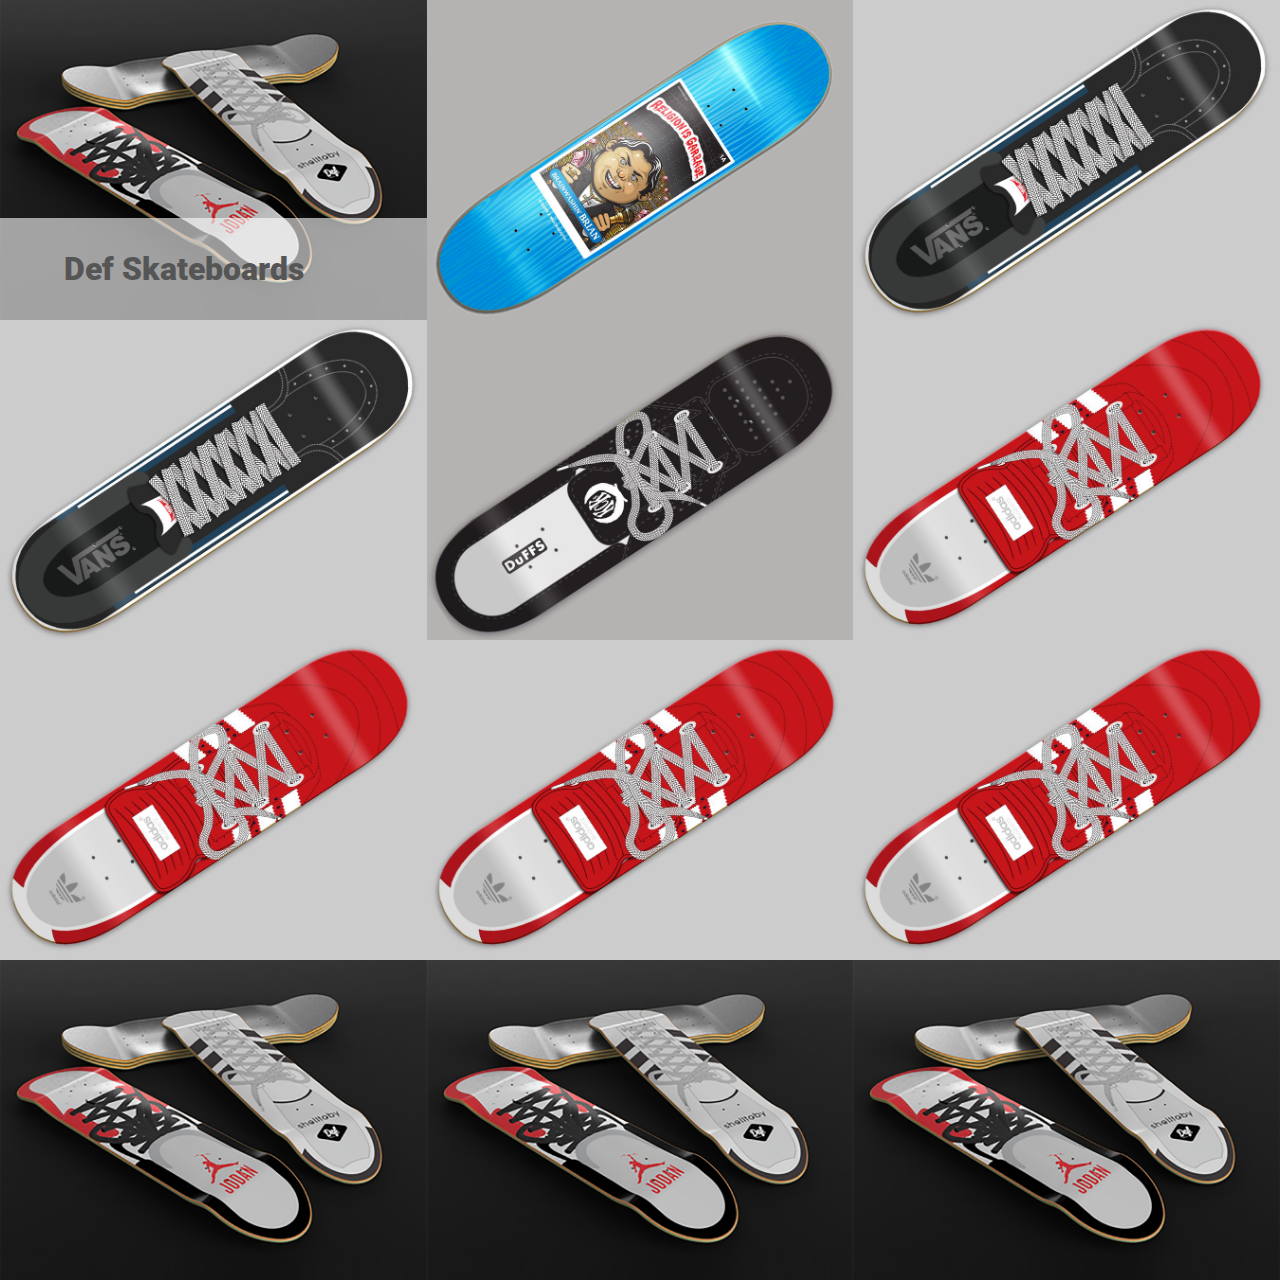
<file: index.html>
<!DOCTYPE html>
<html lang="en">
<head>
	<meta charset="UTF-8">
	<title>Skateboard Design</title>
	<link rel="stylesheet" href="styles.css">
	<meta name="viewport" content="width=device-width, initial-scale=1">
	<link href='https://fonts.googleapis.com/css?family=Roboto:400,900,400italic' rel='stylesheet' type='text/css'>
</head>

<body>

<ul class="gallery">

<li>
	<div class="item">	
		<a href="Def_Skateboards.html" target=""><img src="images/defboards.png" alt="skateboard design" > 
		<span>Def Skateboards</span></a>
	</div>
</li>

<li>
	<div class="item">
		<a href="Eshe_Skateboards.html" target=""><img src="images/eshe.jpg" alt="skateboard design" > 
		<span>Eshe Skateboards</span></a>
	</div>
</li>

<li>
	<div class="item">	
		<img src="images/vans.jpg" alt="skateboard design">
		<span>Vans Shoes</span>
	</div>
</li>



<li>
	<div class="item">
		<img src="images/vans.jpg" alt="skateboard design">
		<span>Vans Shoes</span>
	</div>
</li>	

<li>
	<div class="item">	
		<img src="images/duffs.jpg" alt="skateboard design">
		<span>Duffs Shoes</span>
	</div>
</li>

<li>
	<div class="item">	
		<a href="busenitz.html" target=""><img src="images/busenitz.jpg" alt="skateboard design" > 
		<span>Adidas Busenitz</span></a>
	</div>
</li>

<li>
	<div class="item">	
		<a href="busenitz.html" target=""><img src="images/busenitz.jpg" alt="skateboard design" > 
		<span>Adidas Busenitz</span></a>
	</div>
</li>

<li>
	<div class="item">	
		<img src="images/busenitz.jpg" alt="skateboard design">
		<span>Adidas Busenitz</span>
	</div>
</li>

<li>
	<div class="item">	
		<img src="images/busenitz.jpg" alt="skateboard design">
		<span>Adidas Busenitz</span>
	</div>
</li>



<li>
	<div class="item">	
		<a href="images/defboards.png" target="_blank"><img src="images/defboards.png" alt="skateboard design" > 
		<span>Def Skateboards</span></a>
	</div>
</li>

<li>
	<div class="item">	
		<a href="images/defboards.png" target="_blank"><img src="images/defboards.png" alt="skateboard design" > 
		<span>Def Skateboards</span></a>
	</div>
</li>

<li>
	<div class="item">	
		<a href="images/defboards.png" target="_blank"><img src="images/defboards.png" alt="skateboard design" > 
		<span>Def Skateboards</span></a>
	</div>
</li>

</ul>	




	<div class="wrapper">
		
		<div class="container">

	

	</div> <!-- .container-->

		</div> <!-- .wrapper-->

		</body>
</html>
</file>
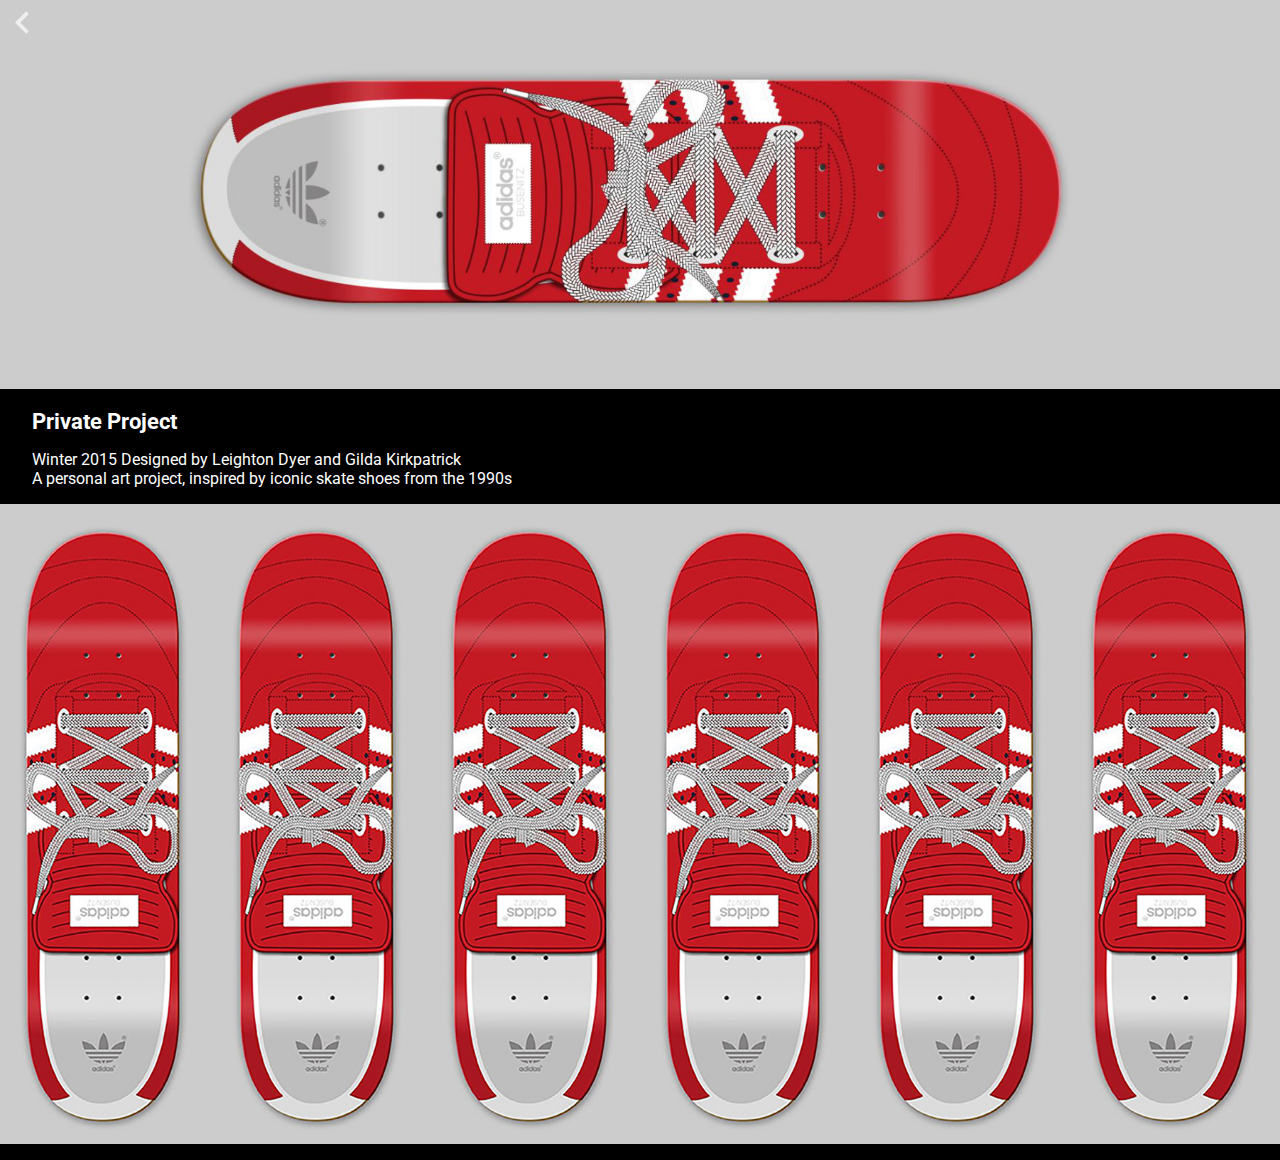
<file: busenitz.html>
<!DOCTYPE html>
<html lang="en">
<head>
	<meta charset="UTF-8">
	<title>Adidas Busenitz</title>
	<link rel="stylesheet" href="styles.css">
	<meta name="viewport" content="width=device-width, initial-scale=1">
	<link href='https://fonts.googleapis.com/css?family=Roboto:400,900,400italic' rel='stylesheet' type='text/css'>
</head>


<body>

	
	<div class="def">
		<a href="images/AdidasBusenitz.jpg" target="_blank"><img src="images/AdidasBusenitz.jpg" alt="Busenitz" > 

		<a class="back" href="index.html"><img src="images/backchevron.svg" height="auto" alt="home"></a>
	</div>

<div class="paragraph">

<h1>Private Project</h1>
<p>Winter 2015 Designed by Leighton Dyer and Gilda Kirkpatrick<br>
A personal art project, inspired by iconic skate shoes from the 1990s
</p>

</div>

<ul class="thumbs">
	<li><a href="#"><img src="images/AdidasBusenitztall.jpg" alt="def board"></a></li>
	<li><a href="#"><img src="images/AdidasBusenitztall.jpg" alt=""></a></li>
	<li><a href="#"><img src="images/AdidasBusenitztall.jpg" alt=""></a></li>
	<li><a href="#"><img src="images/AdidasBusenitztall.jpg" alt=""></a></li>
	<li><a href="#"><img src="images/AdidasBusenitztall.jpg" alt=""></a></li>
	<li><a href="#"><img src="images/AdidasBusenitztall.jpg" alt=""></a></li>
</ul>


</body>

</html>
</file>
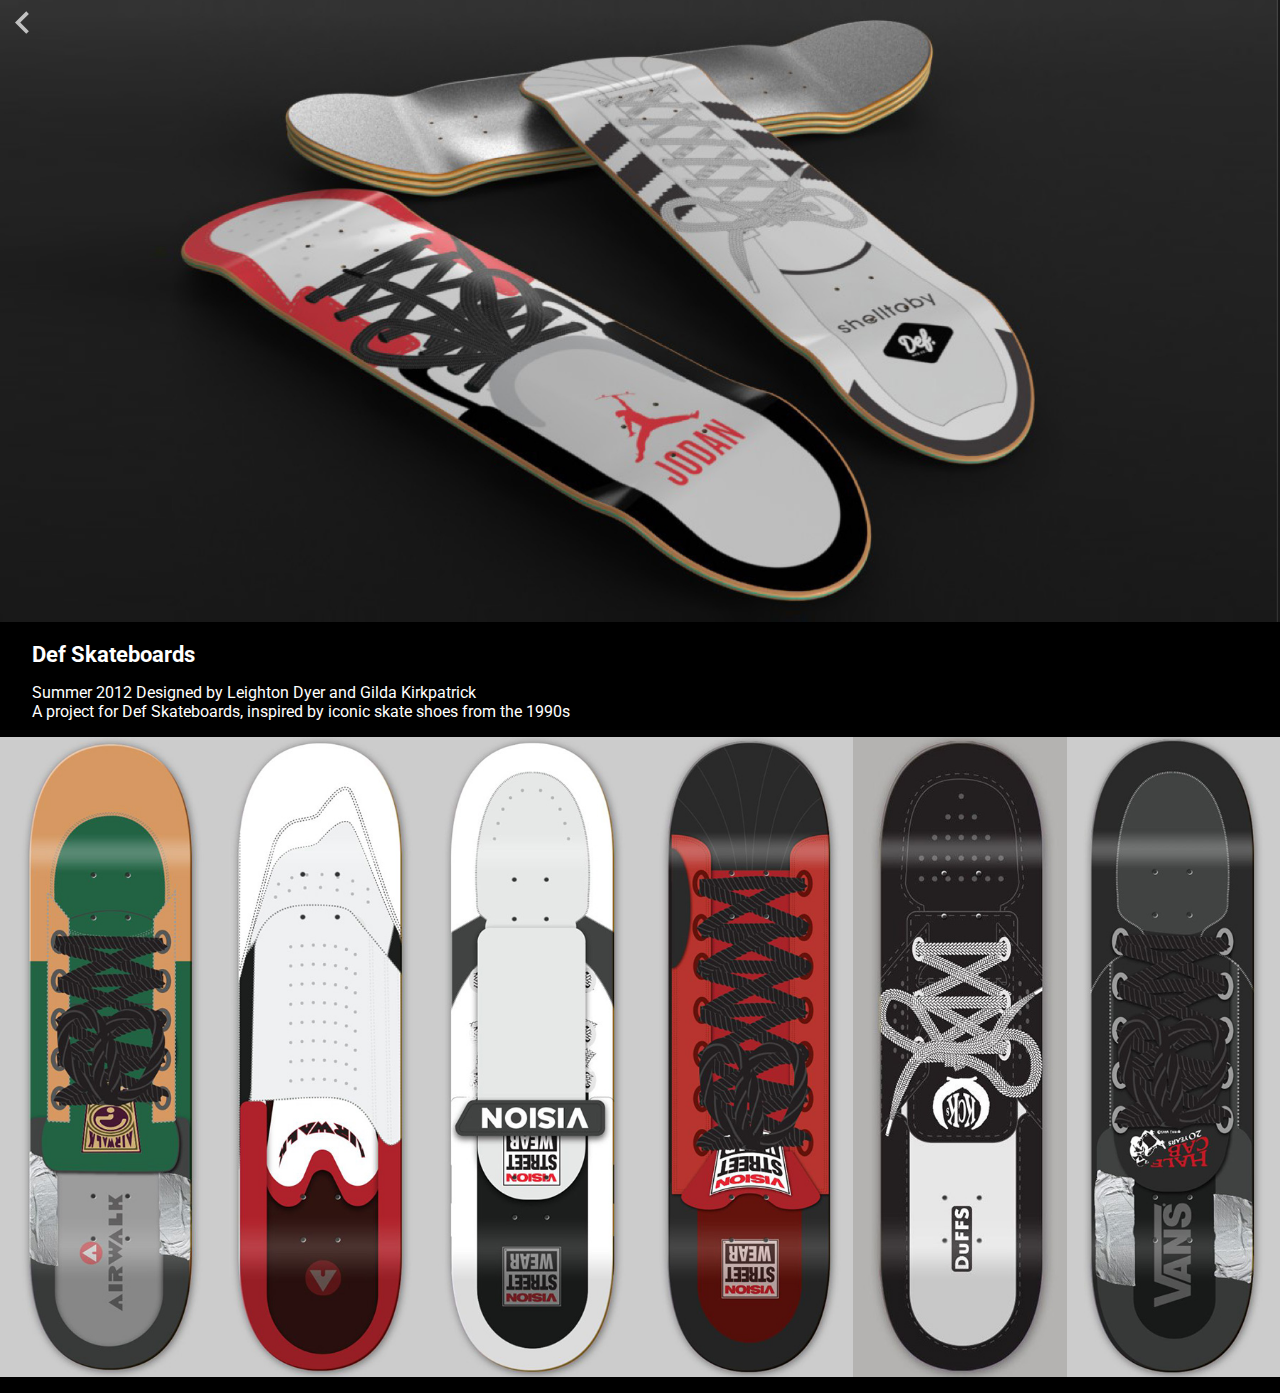
<file: Def_Skateboards.html>
<!DOCTYPE html>
<html lang="en">
<head>
	<meta charset="UTF-8">
	<title>Def Skateboards</title>
	<link rel="stylesheet" href="styles.css">
	<meta name="viewport" content="width=device-width, initial-scale=1">
	<link href='https://fonts.googleapis.com/css?family=Roboto:400,900,400italic' rel='stylesheet' type='text/css'>
</head>


<body>

	
	<div class="def">
		<a href="images/jodanShellToe2.jpg" target="_blank"><img src="images/jodanShellToe2.jpg" alt="def Designs" > 

		<a class="back" href="index.html"><img src="images/backchevron.svg" height="auto" alt="home"></a>
	</div>

<div class="paragraph">

<h1>Def Skateboards</h1>
<p>Summer 2012 Designed by Leighton Dyer and Gilda Kirkpatrick<br>
A project for Def Skateboards, inspired by iconic skate shoes from the 1990s
</p>

</div>	

<ul class="thumbs">
	<li><a href="#"><img src="images/AirwalkEnigmaTall.jpg" alt="def board"></a></li>
	<li><a href="#"><img src="images/AirwalkPrototypetall.jpg" alt=""></a></li>
	<li><a href="#"><img src="images/Visionstreet1tall.jpg" alt=""></a></li>
	<li><a href="#"><img src="images/visionLowTopTall.jpg" alt=""></a></li>
	<li><a href="#"><img src="images/DuffsKckTall.jpg" alt=""></a></li>
	<li><a href="#"><img src="images/vanscabtall.jpg" alt=""></a></li>
</ul>

</body>

</html>
</file>
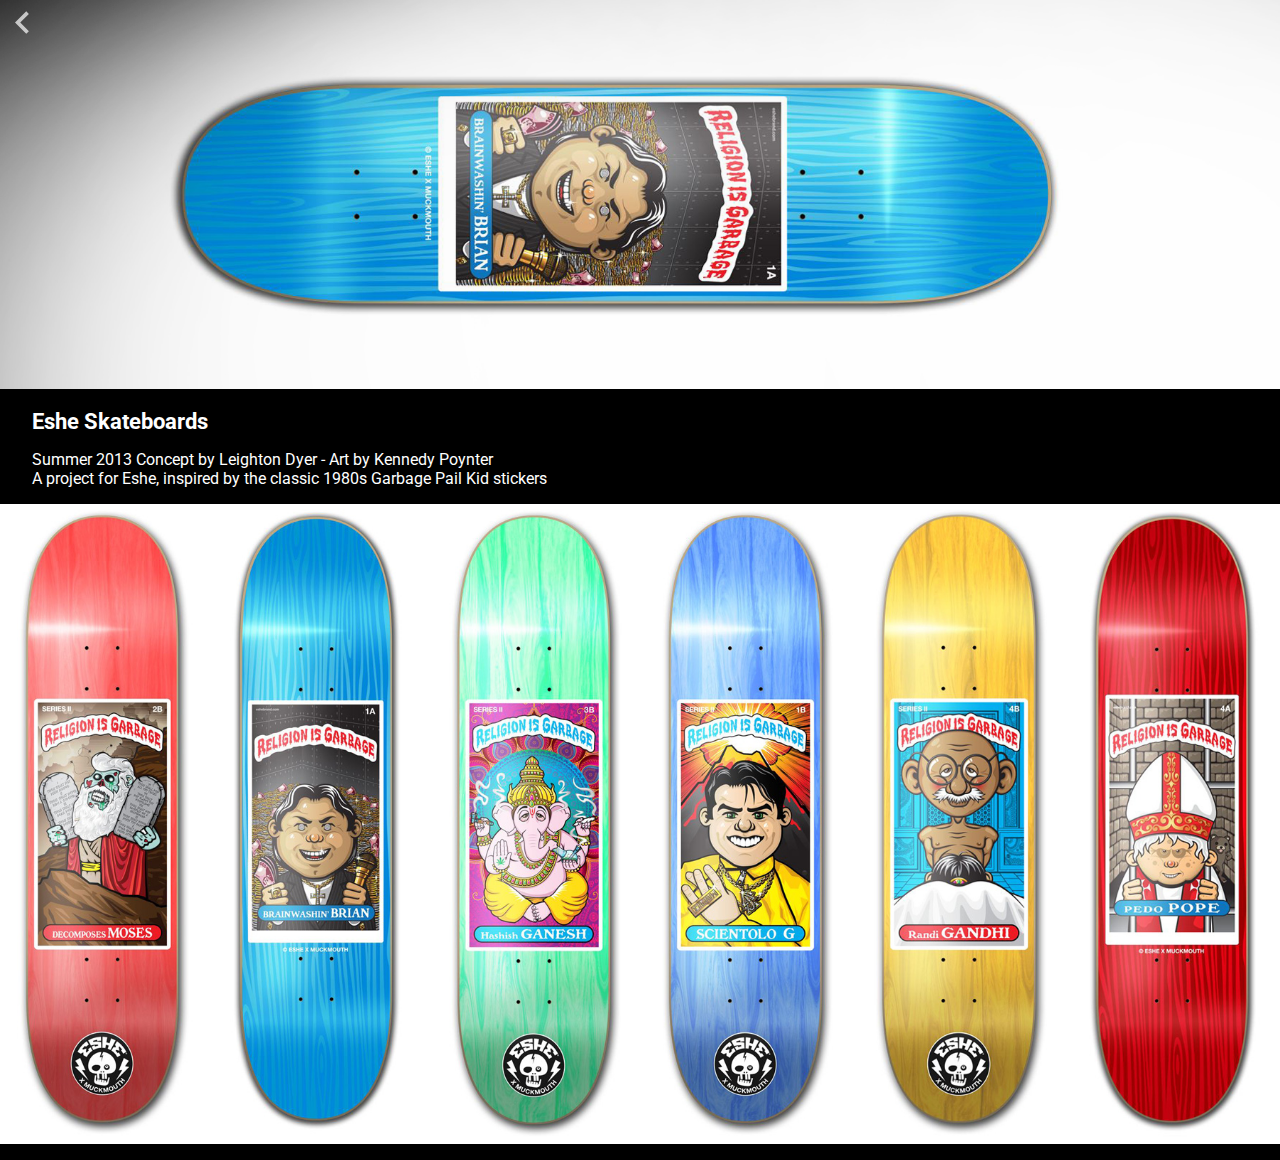
<file: Eshe_Skateboards.html>
<!DOCTYPE html>
<html lang="en">
<head>
	<meta charset="UTF-8">
	<title>Def Skateboards</title>
	<link rel="stylesheet" href="styles.css">
	<meta name="viewport" content="width=device-width, initial-scale=1">
	<link href='https://fonts.googleapis.com/css?family=Roboto:400,900,400italic' rel='stylesheet' type='text/css'>
</head>


<body>

	
	<div class="def">
		<a href="images/ReligionisGarbageHeader.jpg" target="_blank"><img src="images/ReligionisGarbageHeader.jpg" alt="eshe Designs" > 

		<a class="back" href="index.html"><img src="images/backchevron.svg" height="auto" alt="home"></a>
	</div>

<div class="paragraph">

<h1>Eshe Skateboards</h1>
<p>Summer 2013 Concept by Leighton Dyer - Art by Kennedy Poynter<br>
A project for Eshe, inspired by the classic 1980s Garbage Pail Kid stickers
</p>

</div>	

<ul class="thumbs">
	<li><a href="#"><img src="images/EsheTall1.jpg" alt="def board"></a></li>
	<li><a href="#"><img src="images/EsheTall2.jpg" alt=""></a></li>
	<li><a href="#"><img src="images/EsheTall7.jpg" alt=""></a></li>
	<li><a href="#"><img src="images/EsheTall4.jpg" alt=""></a></li>
	<li><a href="#"><img src="images/EsheTall5.jpg" alt=""></a></li>
	<li><a href="#"><img src="images/EsheTall6.jpg" alt=""></a></li>
</ul>

</body>

</html>
</file>
<file: styles.css>
body {
	margin:0;
	font-family: 'Roboto', sans-serif;
	background:#000000;
	color:#ffffff;
}

/* typography
------------------------------------------*/
h1{
	font-size: 1.4em;

}

.paragraph{
	margin-left: 2em;
}

/* Layout
------------------------------------------*/

img{
	max-width: 100%;
	height:auto;
}


.def{
	max-width: 100%;
	height:auto;
	position: relative;
}

.back{
	position: absolute;
	top:0;
	left:0;
	width:45px;
	opacity:.7; 
}

/* skateboard overlay
------------------------------------------*/

.gallery, .def{
	list-style:none;
	padding:0;
	margin:0;
}

	


.gallery li .item, .def {
	position:relative;
	overflow:hidden;
}

.gallery span {
	box-sizing: border-box;
	position:absolute;
	font-family: 'Roboto', sans-serif;
	font-weight: 900;
	font-size: 2em;
	left:0;
	bottom:-103px;
	color: #555555;
	background:rgba(255,255,255,0.6);
	padding:1em 0 1em 2em;
	width:100%;
	transition:all 1s ease-in-out;
}

.gallery li .item:hover span {
	bottom:0;

}

.thumbs {
	list-style: none;
	padding: 0;
	display:flex;
	flex-wrap: wrap;
}

.thumbs li {
		width:50%;
	}


/* Flexbox
-----------------------------*/

ul li img {
	display:block;
}


.overlay{
	padding:0;
	list-style:none;
	background:pink;
	display:flex;

	}

/*Mobile size*/

@media screen and (min-width:500px)  {
	.gallery, .def {
		display:-webkit-flex;
		display:flex;
		flex-wrap:wrap;	
	}

}

/*tablet size*/

@media screen and (min-width:800px)  {
	.gallery, .def {
		display:-webkit-flex;
		display:flex;
	}

	.gallery li {
		width:50%;
	}

	.thumbs li {
		width:25%;
	}

}

/*desktop size*/

@media screen and (min-width:1260px)  {
	.gallery, .def {
		display:-webkit-flex;
		display:flex;
	}

	.gallery li {
		width:33.3333%;
	}

	.thumbs li {
		width:16.66666%;
	}


} /*Leave here end of media query*/
</file>
